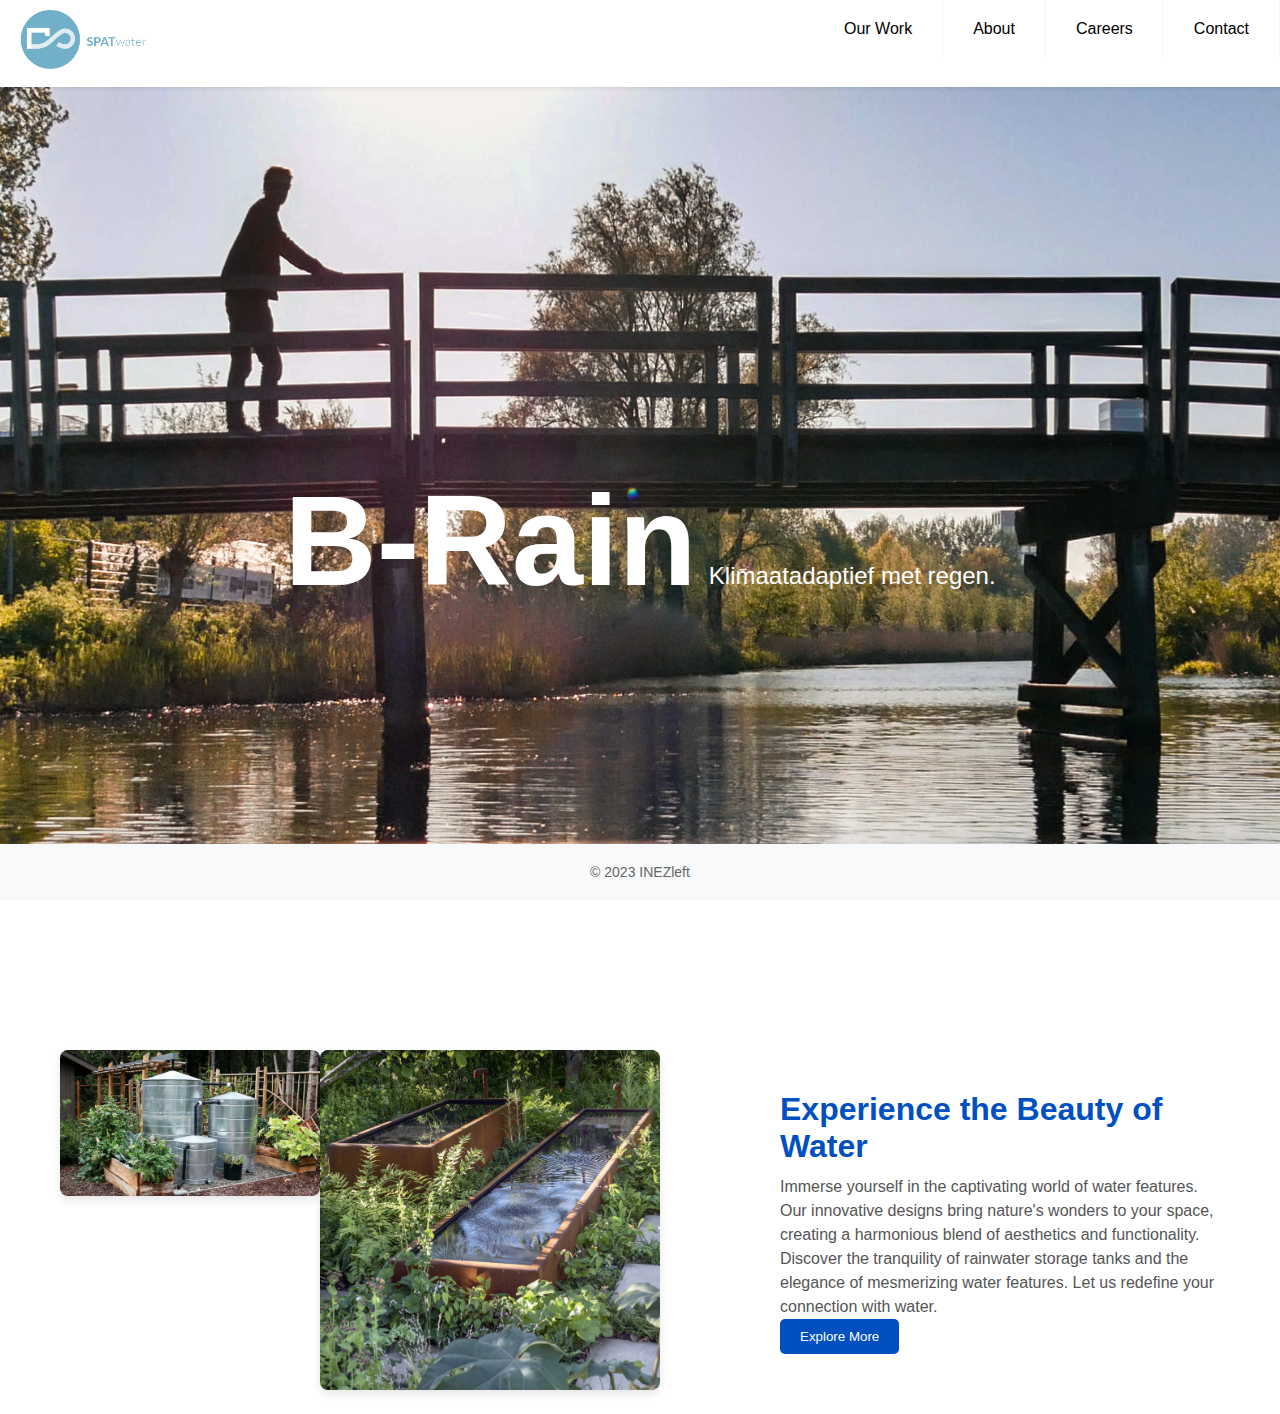
<file: about.html>
<!DOCTYPE html>
<html lang="nl"></html>
    <head>
        <meta charset="utf-8">
        <meta http-equiv="X-UA-Compatible" content="IE=edge">
        <title>Brain</title>
        <meta name="description" content="">
        <meta name="viewport" content="width=device-width, initial-scale=1">
        <link rel="stylesheet" href="styles.css">
        <link href="https://fonts.googleapis.com/css?family=Montserrat:500&display=swap" rel="stylesheet">
    </head>


<body>
    <header class="header">
      <a href="https://www.spatwater.nl/" class="logo">
        <img src="assets/logo_spatwater.png" alt="Night course logo">
      </a>
      <input class="menu-btn" type="checkbox" id="menu-btn" />
      <label class="menu-icon" for="menu-btn"><span class="navicon"></span></label>
      <ul class="menu">
        <li><a href="#Home">Our Work</a></li>
        <li><a href="#About Us">About</a></li>
        <li><a href="#Info">Careers</a></li>
        <li><a href="#Contact">Contact</a></li>
      </ul>
    </header>
<br>
<br>
<br>
<br>
<br>
<main>
  <!-- <div class="Frontpage-image">
    <img src="assets/netherlands-leeuwarden-d6389d59940f4b0fa23b2297d4392f0d.jpg" alt="Frontpage-image">
  </div> -->
  <div class="hero">
    <h1>B-Rain</h1>
    <p>Klimaatadaptief met regen.</p>
    <!-- <button>Learn More</button> -->
  </div>

  <article class="awesome-article">
    <div class="image-container">
      <div class="image-wrapper">
        <img src="assets/rainwater-storage-tanks-1280x720.jpg" alt="Beautiful Rainwater Storage Tanks">
      </div>
      <div class="image-wrapper">
        <img src="assets/water-feature-ideas-still-pools-1617719168.jpg" alt="Stunning Water Feature Ideas">
      </div>
    </div>
  
    <div class="content">
      <h2 class="h2-subtitle">Experience the Beauty of Water</h2>
      <p>Immerse yourself in the captivating world of water features. Our innovative designs bring nature's wonders to your space, creating a harmonious blend of aesthetics and functionality.</p>
      <p>Discover the tranquility of rainwater storage tanks and the elegance of mesmerizing water features. Let us redefine your connection with water.</p>
      <button class="explore-btn">Explore More</button>
    </div>
  </article>
  
</main>

<footer>
  <p>&copy; 2023 INEZleft</p>
</footer>
</body>
</html>
</file>
<file: styles.css>
/* custom properties */
:root {
  --p-tekst-color: #000000;
  --background-color: #ffffff;
  --Sub-title: #0050C2;
  --unimportant-text: gray;
}

* {
  box-sizing: border-box;
  margin: 0;
  padding: 0;
}

body {
  margin: 0;
  padding: 0;
  height: 100vh;
  background-image: url(/assets/netherlands-leeuwarden-d6389d59940f4b0fa23b2297d4392f0d.jpg);
  background-size: cover;
  background-position: center;
  background-repeat: no-repeat;
  font-family: 'Arial', sans-serif;
  color: #ffffff;
}

a {
  color: #000;
}

/* header */
.header {
  background-color: #ffffff;
  box-shadow: 1px 1px 4px 0 rgba(0, 0, 0, 0.1);
  position: fixed;
  width: 100%;
  z-index: 3;
}

.header ul {
  margin: 0;
  padding: 0;
  list-style: none;
  overflow: hidden;
  background-color: #fff;
}

.header li a {
  display: block;
  padding: 20px 20px;
  border-right: 1px solid #f4f4f4;
  text-decoration: none;
}

.header li a:hover,
.header .menu-btn:hover {
  background-color: #f4f4f4;
}

.header .logo {
  width: 100px;
  height: 100%;
  display: block;
  float: left;
  font-size: 2em;
  padding: 10px 20px;
  text-decoration: none;
}

.logo img {
  width: 10vw;
  height: auto;
}

/* menu */
.header .menu {
  clear: both;
  max-height: 0;
  transition: max-height 0.2s ease-out;
}

/* menu icon */
.header .menu-icon {
  cursor: pointer;
  display: inline-block;
  display: right;
  padding: 28px 20px;
  position: relative;
  user-select: none;
}

.header .menu-icon .navicon {
  background: #333;
  display: block;
  height: 2px;
  position: relative;
  transition: background 0.2s ease-out;
  width: 18px;
}

.header .menu-icon .navicon:before,
.header .menu-icon .navicon:after {
  background: #333;
  content: '';
  display: block;
  height: 100%;
  position: absolute;
  transition: all 0.2s ease-out;
  width: 100%;
}

.header .menu-icon .navicon:before {
  top: 5px;
}

.header .menu-icon .navicon:after {
  top: -5px;
}

/* menu btn */
.header .menu-btn {
  display: none;
}

.header .menu-btn:checked ~ .menu {
  max-height: 240px;
}

.header .menu-btn:checked ~ .menu-icon .navicon {
  background: transparent;
}

.header .menu-btn:checked ~ .menu-icon .navicon:before {
  transform: rotate(-45deg);
}

.header .menu-btn:checked ~ .menu-icon .navicon:after {
  transform: rotate(45deg);
}

.header .menu-btn:checked ~ .menu-icon:not(.steps) .navicon:before,
.header .menu-btn:checked ~ .menu-icon:not(.steps) .navicon:after {
  top: 0;
}

/* 48em = 768px */
@media (min-width: 48em) {
  .header li {
    float: left;
  }
  .header li a {
    padding: 20px 30px;
  }
  .header .menu {
    clear: none;
    float: right;
    max-height: none;
  }
  .header .menu-icon {
    display: none;
  }
}

.image-container {
  display: flex;
  justify-content: space-between;
  margin: 20px;
}

.image-container img {
  max-width: 48%;
  height: auto;
  border-radius: 8px;
  box-shadow: 0 4px 8px rgba(0, 0, 0, 0.1);
  transition: transform 0.3s ease-in-out;
}

.image-container img:hover {
  transform: scale(1.1);
}

.text-container {
  text-align: center;
  margin-top: 10px;
}

.hero {
  display: flex;
  align-items: center;
  justify-content: center;
  height: 100vh;
  text-align: center;
  color: white;
}

.hero h1 {
  font-size: 8rem;
  font-weight: bold;
  margin-right: 12px;
}

.hero p {
  font-size: 1.5rem;
  margin-top: 72px;
}

.hero button {
  padding: 1rem 2rem;
  background-color: #007bff;
  color: white;
  border: none;
  cursor: pointer;
}

.h2-subtitle {
  color: var(--Sub-title);
}

.awesome-article {
  display: flex;
  justify-content: space-between;
  align-items: center;
  margin: 40px;
  animation: fadeInUp 1s ease-out;
}

.awesome-article .image-container {
  display: flex;
  justify-content: space-around;
  width: 50%;
}

.awesome-article .image-wrapper img {
  max-width: 100%;
  height: auto;
  border-radius: 8px;
  box-shadow: 0 4px 8px rgba(0, 0, 0, 0.1);
  transition: transform 0.3s ease-in-out;
}

.awesome-article .image-wrapper img:hover {
  transform: scale(1.1);
}

.awesome-article .content {
  width: 40%;
  text-align: left;
  padding: 20px;
}

.awesome-article h2 {
  color: var(--Sub-title);
  font-size: 2rem;
  margin-bottom: 10px;
}

.awesome-article p {
  font-size: 1rem;
  line-height: 1.5;
  color: #555;
}

.awesome-article .explore-btn {
  padding: 10px 20px;
  background-color: var(--Sub-title);
  color: #fff;
  border: none;
  border-radius: 5px;
  cursor: pointer;
  transition: background-color 0.3s ease-in-out;
}

.awesome-article .explore-btn:hover {
  background-color: #004080;
}

/* footer */
footer {
  position: fixed;
  bottom: 0;
  width: 100%;
  background-color: #f8f9fa;
  padding: 20px;
  text-align: center;
}

footer p {
  margin: 0;
  font-size: 14px;
  color: #666;
}

footer a {
  color: #000;
  text-decoration: none;
}

@media (max-width: 768px) {
  footer {
    padding: 10px;
  }

  footer p {
    font-size: 12px;
  }
}
</file>
